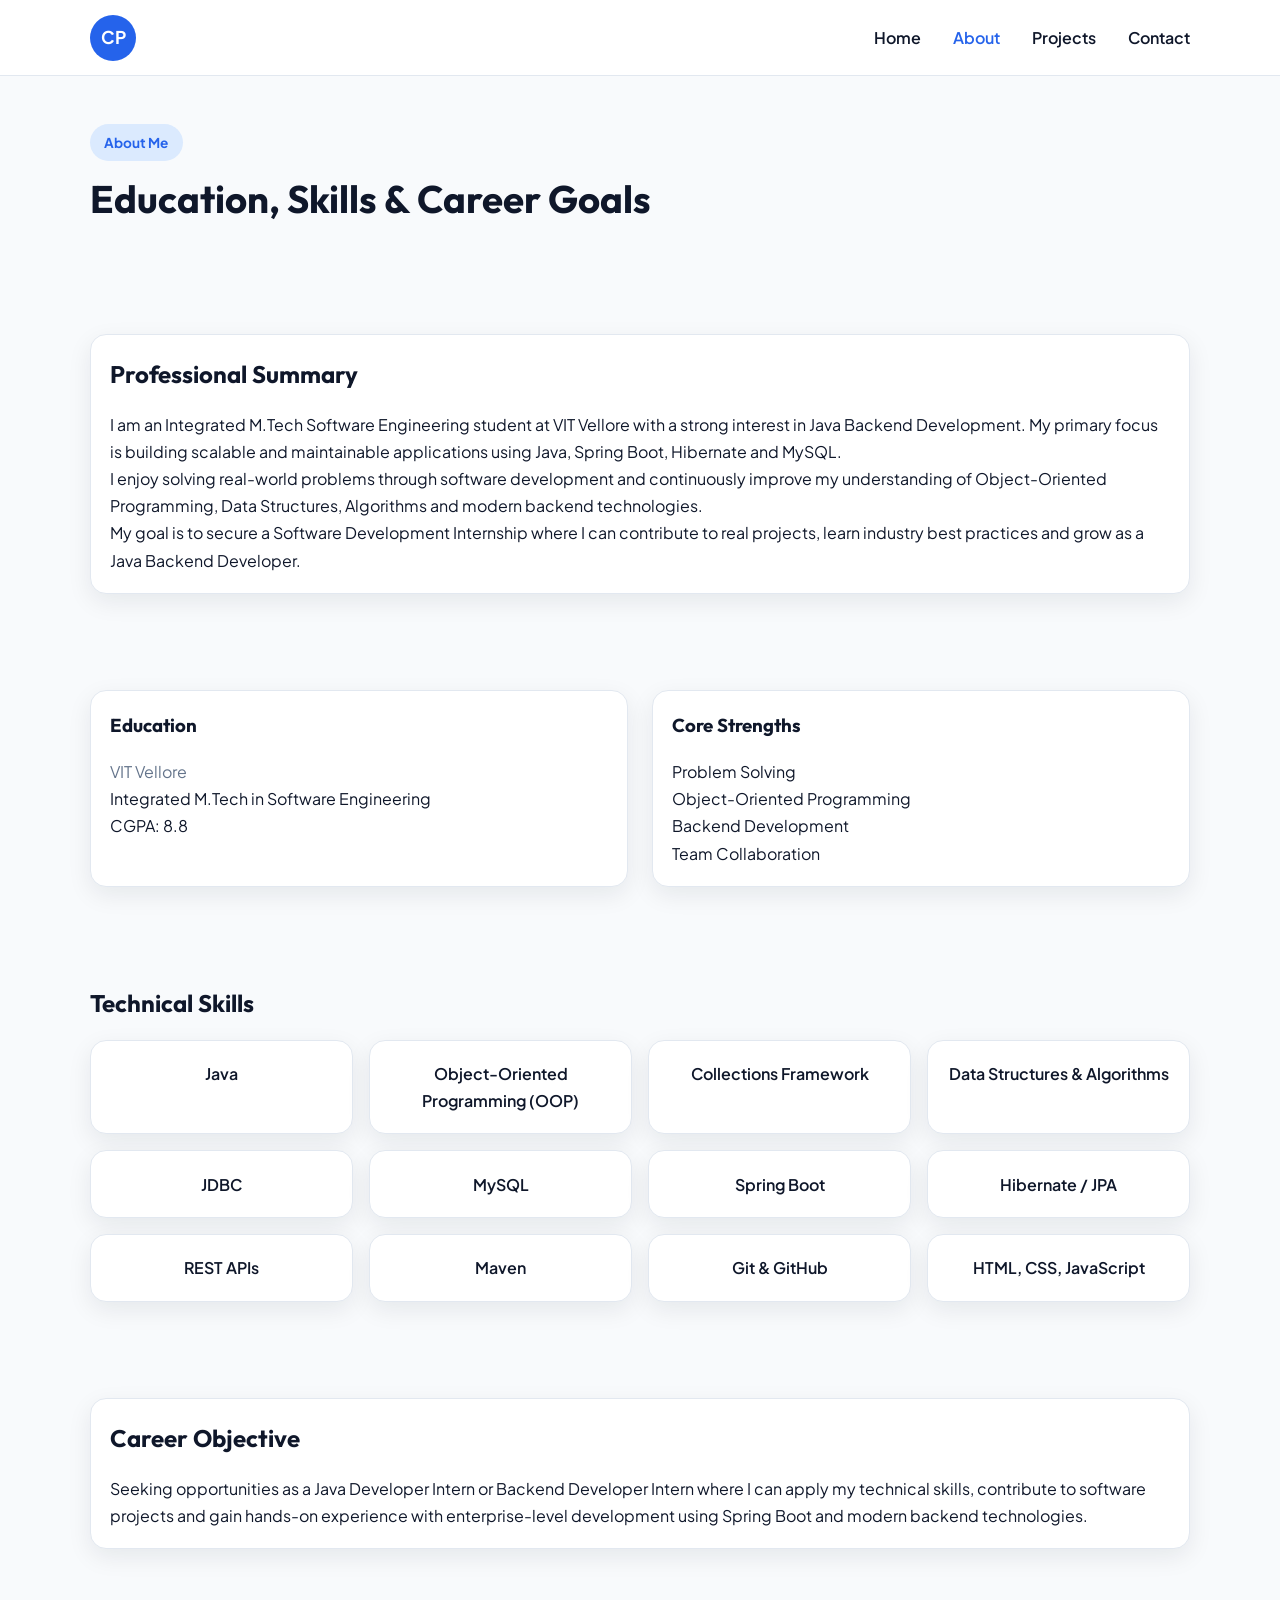
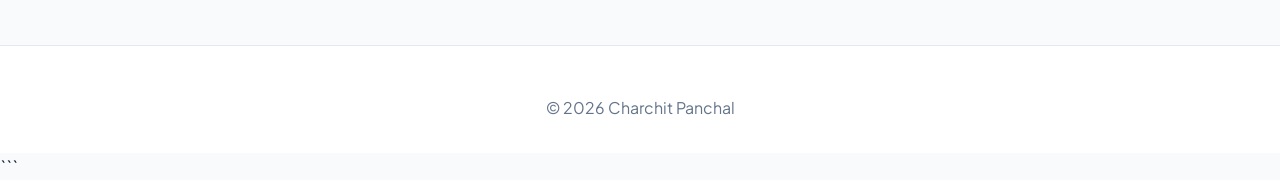
<file: about.html>
<!DOCTYPE html>
<html lang="en">
<head>
    <meta charset="UTF-8">
    <meta name="viewport" content="width=device-width, initial-scale=1.0">

    <title>About | Charchit Panchal</title>

    <meta name="description"
          content="Learn more about Charchit Panchal, a Java Developer and Integrated M.Tech Software Engineering student skilled in Java, Spring Boot, MySQL, Hibernate and Backend Development.">

    <link rel="preconnect" href="https://fonts.googleapis.com">
    <link rel="preconnect" href="https://fonts.gstatic.com" crossorigin>

    <link href="https://fonts.googleapis.com/css2?family=Outfit:wght@400;500;600;700;800&family=Plus+Jakarta+Sans:wght@400;500;600;700&display=swap"
          rel="stylesheet">

    <link rel="stylesheet" href="styles.css">
</head>

<body>

<header class="site-header">

    <div class="container nav-wrap">

        <a class="brand" href="index.html">CP</a>

        <nav class="nav-links" id="nav-links">
            <a class="page-link" href="index.html">Home</a>
            <a class="active page-link" href="about.html">About</a>
            <a class="page-link" href="projects.html">Projects</a>
            <a class="page-link" href="contact.html">Contact</a>
        </nav>

        <button class="menu-btn" id="menu-btn">Menu</button>

    </div>

</header>

<main>

    <section class="section page-hero">

        <div class="container">

            <p class="eyebrow">
                About Me
            </p>

            <h1 class="page-title">
                Education, Skills & Career Goals
            </h1>

        </div>

    </section>

    <section class="section">

        <div class="container">

            <article class="card">

                <h2>Professional Summary</h2>

                <p>
                    I am an Integrated M.Tech Software Engineering student at
                    VIT Vellore with a strong interest in Java Backend
                    Development. My primary focus is building scalable and
                    maintainable applications using Java, Spring Boot,
                    Hibernate and MySQL.
                </p>

                <p>
                    I enjoy solving real-world problems through software
                    development and continuously improve my understanding of
                    Object-Oriented Programming, Data Structures,
                    Algorithms and modern backend technologies.
                </p>

                <p>
                    My goal is to secure a Software Development Internship
                    where I can contribute to real projects, learn industry
                    best practices and grow as a Java Backend Developer.
                </p>

            </article>

        </div>

    </section>

    <section class="section">

        <div class="container cards-grid">

            <article class="card">

                <h3>Education</h3>

                <p class="meta">
                    VIT Vellore
                </p>

                <p>
                    Integrated M.Tech in Software Engineering
                </p>

                <p>
                    CGPA: 8.8
                </p>

            </article>

            <article class="card">

                <h3>Core Strengths</h3>

                <p>
                    Problem Solving
                </p>

                <p>
                    Object-Oriented Programming
                </p>

                <p>
                    Backend Development
                </p>

                <p>
                    Team Collaboration
                </p>

            </article>

        </div>

    </section>

    <section class="section">

        <div class="container">

            <h2>Technical Skills</h2>

            <div class="skills-grid">

                <div class="skill-group">
                    Java
                </div>

                <div class="skill-group">
                    Object-Oriented Programming (OOP)
                </div>

                <div class="skill-group">
                    Collections Framework
                </div>

                <div class="skill-group">
                    Data Structures & Algorithms
                </div>

                <div class="skill-group">
                    JDBC
                </div>

                <div class="skill-group">
                    MySQL
                </div>

                <div class="skill-group">
                    Spring Boot
                </div>

                <div class="skill-group">
                    Hibernate / JPA
                </div>

                <div class="skill-group">
                    REST APIs
                </div>

                <div class="skill-group">
                    Maven
                </div>

                <div class="skill-group">
                    Git & GitHub
                </div>

                <div class="skill-group">
                    HTML, CSS, JavaScript
                </div>

            </div>

        </div>

    </section>

    <section class="section">

        <div class="container">

            <article class="card">

                <h2>Career Objective</h2>

                <p>
                    Seeking opportunities as a Java Developer Intern or
                    Backend Developer Intern where I can apply my technical
                    skills, contribute to software projects and gain hands-on
                    experience with enterprise-level development using
                    Spring Boot and modern backend technologies.
                </p>

            </article>

        </div>

    </section>

</main>

<footer class="site-footer">

    <p class="copyright">
        © <span id="year"></span> Charchit Panchal
    </p>

</footer>

<script src="script.js"></script>

</body>
</html>
```
</file>
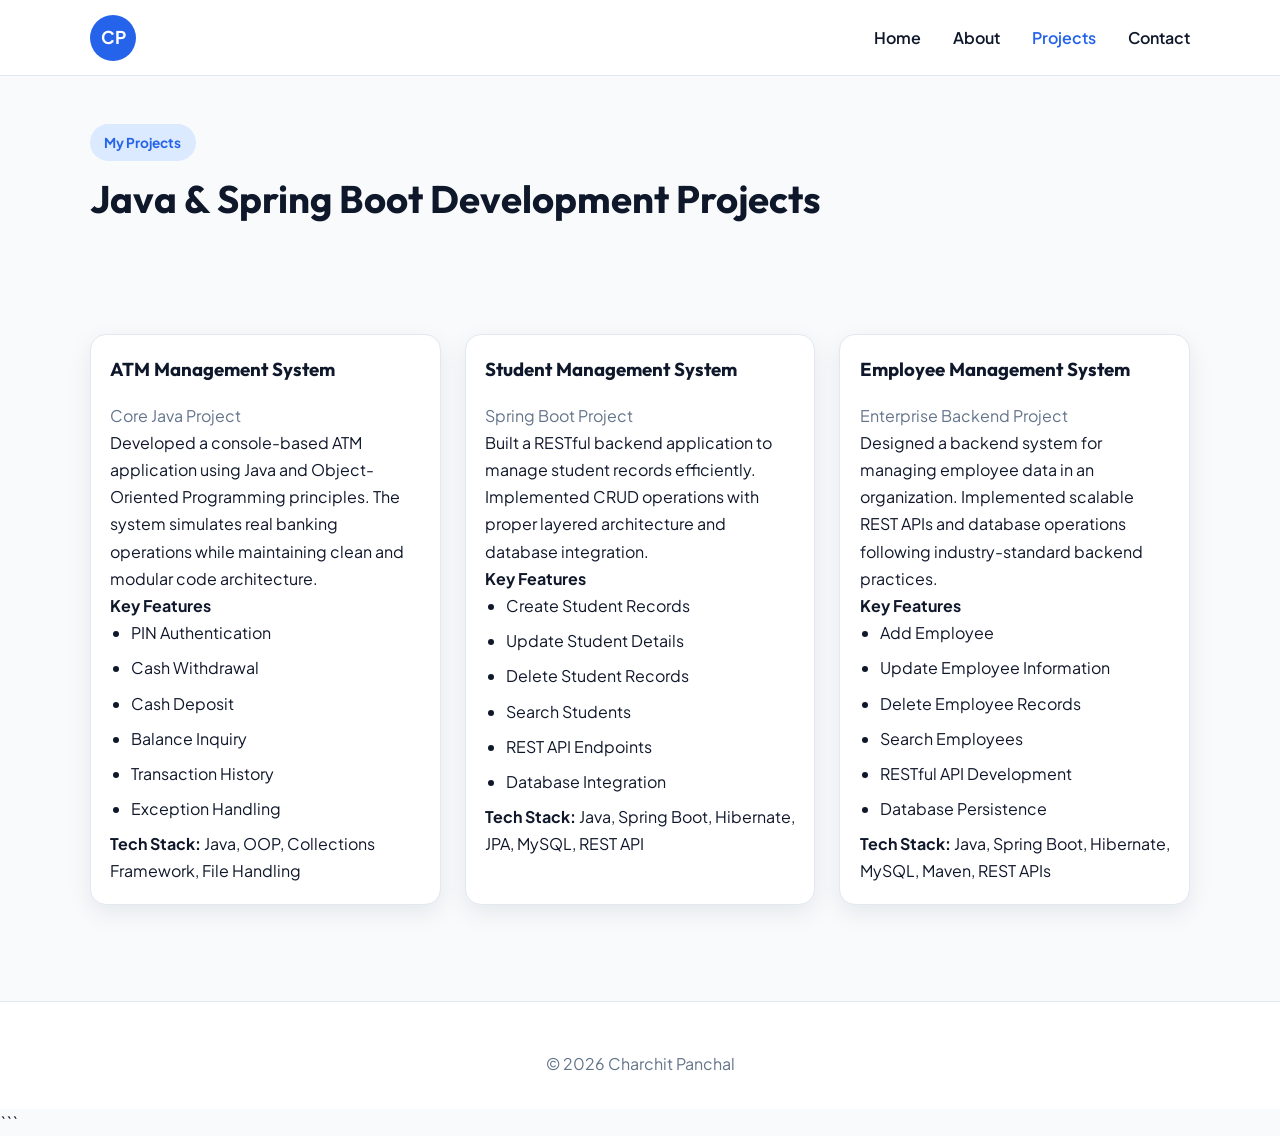
<file: projects.html>
<!DOCTYPE html>
<html lang="en">
<head>
    <meta charset="UTF-8">
    <meta name="viewport" content="width=device-width, initial-scale=1.0">

    <title>Projects | Charchit Panchal</title>

    <meta name="description"
          content="Java and Spring Boot projects developed by Charchit Panchal including ATM Management System, Student Management System and Employee Management System.">

    <link rel="preconnect" href="https://fonts.googleapis.com">
    <link rel="preconnect" href="https://fonts.gstatic.com" crossorigin>

    <link href="https://fonts.googleapis.com/css2?family=Outfit:wght@400;500;600;700;800&family=Plus+Jakarta+Sans:wght@400;500;600;700&display=swap"
          rel="stylesheet">

    <link rel="stylesheet" href="styles.css">
</head>

<body>

<header class="site-header">

    <div class="container nav-wrap">

        <a class="brand" href="index.html">CP</a>

        <nav class="nav-links" id="nav-links">
            <a class="page-link" href="index.html">Home</a>
            <a class="page-link" href="about.html">About</a>
            <a class="active page-link" href="projects.html">Projects</a>
            <a class="page-link" href="contact.html">Contact</a>
        </nav>

        <button class="menu-btn" id="menu-btn">Menu</button>

    </div>

</header>

<main>

    <section class="section page-hero">

        <div class="container">

            <p class="eyebrow">
                My Projects
            </p>

            <h1 class="page-title">
                Java & Spring Boot Development Projects
            </h1>

        </div>

    </section>

    <section class="section">

        <div class="container cards-grid">

            <!-- Project 1 -->

            <article class="card">

                <h3>ATM Management System</h3>

                <p class="meta">
                    Core Java Project
                </p>

                <p>
                    Developed a console-based ATM application using Java and
                    Object-Oriented Programming principles. The system
                    simulates real banking operations while maintaining clean
                    and modular code architecture.
                </p>

                <h4>Key Features</h4>

                <ul>
                    <li>PIN Authentication</li>
                    <li>Cash Withdrawal</li>
                    <li>Cash Deposit</li>
                    <li>Balance Inquiry</li>
                    <li>Transaction History</li>
                    <li>Exception Handling</li>
                </ul>

                <p>
                    <strong>Tech Stack:</strong>
                    Java, OOP, Collections Framework, File Handling
                </p>

            </article>

            <!-- Project 2 -->

            <article class="card">

                <h3>Student Management System</h3>

                <p class="meta">
                    Spring Boot Project
                </p>

                <p>
                    Built a RESTful backend application to manage student
                    records efficiently. Implemented CRUD operations with
                    proper layered architecture and database integration.
                </p>

                <h4>Key Features</h4>

                <ul>
                    <li>Create Student Records</li>
                    <li>Update Student Details</li>
                    <li>Delete Student Records</li>
                    <li>Search Students</li>
                    <li>REST API Endpoints</li>
                    <li>Database Integration</li>
                </ul>

                <p>
                    <strong>Tech Stack:</strong>
                    Java, Spring Boot, Hibernate, JPA, MySQL, REST API
                </p>

            </article>

            <!-- Project 3 -->

            <article class="card">

                <h3>Employee Management System</h3>

                <p class="meta">
                    Enterprise Backend Project
                </p>

                <p>
                    Designed a backend system for managing employee data in an
                    organization. Implemented scalable REST APIs and database
                    operations following industry-standard backend practices.
                </p>

                <h4>Key Features</h4>

                <ul>
                    <li>Add Employee</li>
                    <li>Update Employee Information</li>
                    <li>Delete Employee Records</li>
                    <li>Search Employees</li>
                    <li>RESTful API Development</li>
                    <li>Database Persistence</li>
                </ul>

                <p>
                    <strong>Tech Stack:</strong>
                    Java, Spring Boot, Hibernate, MySQL, Maven, REST APIs
                </p>

            </article>

        </div>

    </section>

</main>

<footer class="site-footer">

    <p class="copyright">
        © <span id="year"></span> Charchit Panchal
    </p>

</footer>

<script src="script.js"></script>

</body>
</html>
```
</file>
<file: styles.css>
:root{
    --primary:#2563eb;
    --primary-dark:#1d4ed8;
    --background:#f8fafc;
    --surface:#ffffff;
    --text:#0f172a;
    --muted:#64748b;
    --border:#e2e8f0;
    --shadow:0 8px 24px rgba(15,23,42,0.08);
}

*{
    margin:0;
    padding:0;
    box-sizing:border-box;
}

html{
    scroll-behavior:smooth;
}

body{
    font-family:"Plus Jakarta Sans",sans-serif;
    background:var(--background);
    color:var(--text);
    line-height:1.7;
}

a{
    text-decoration:none;
}

.container{
    width:min(1100px,92%);
    margin:auto;
}

.section{
    padding:3rem 0;
}

/* Header */

.site-header{
    position:sticky;
    top:0;
    z-index:100;
    background:white;
    border-bottom:1px solid var(--border);
}

.nav-wrap{
    min-height:75px;
    display:flex;
    align-items:center;
    justify-content:space-between;
}

.brand{
    width:46px;
    height:46px;
    border-radius:50%;
    display:grid;
    place-items:center;
    background:var(--primary);
    color:white;
    font-weight:700;
    font-size:1.1rem;
}

.nav-links{
    display:flex;
    gap:2rem;
}

.nav-links a{
    color:var(--text);
    font-weight:600;
}

.nav-links a.active,
.nav-links a:hover{
    color:var(--primary);
}

.menu-btn{
    display:none;
    border:none;
    background:var(--primary);
    color:white;
    padding:.7rem 1rem;
    border-radius:8px;
    cursor:pointer;
}

/* Hero */

.hero{
    min-height:70vh;
    display:flex;
    align-items:center;
}

.hero-grid{
    display:grid;
    grid-template-columns:1.4fr 0.9fr;
    gap:2rem;
    align-items:center;
}

.hero-content{
    max-width:650px;
}

.eyebrow{
    display:inline-block;
    background:#dbeafe;
    color:var(--primary);
    padding:.45rem .9rem;
    border-radius:999px;
    font-size:.85rem;
    font-weight:700;
    margin-bottom:1rem;
}

h1{
    font-family:"Outfit",sans-serif;
    font-size:clamp(2rem,3vw,3.2rem);
    line-height:1.15;
    margin-bottom:1rem;
}

h2,
h3{
    font-family:"Outfit",sans-serif;
    margin-bottom:1rem;
}

.hero-text{
    color:var(--muted);
    font-size:1rem;
}

.hero-actions{
    margin-top:1.5rem;
    display:flex;
    flex-wrap:wrap;
    gap:1rem;
}

.btn{
    padding:.9rem 1.2rem;
    border-radius:10px;
    font-weight:600;
    transition:.2s;
}

.btn-primary{
    background:var(--primary);
    color:white;
}

.btn-primary:hover{
    background:var(--primary-dark);
}

.btn-secondary{
    border:1px solid var(--primary);
    color:var(--primary);
}

/* Cards */

.hero-card,
.card,
.skill-group{
    background:white;
    border:1px solid var(--border);
    border-radius:16px;
    padding:1.2rem;
    box-shadow:var(--shadow);
}

.profile-card{
    text-align:center;
}

.profile-photo{
    width:140px;
    height:140px;
    border-radius:50%;
    object-fit:cover;
    margin-bottom:1rem;
}

.profile-card ul{
    text-align:left;
    padding-left:1.2rem;
}

.cards-grid{
    display:grid;
    grid-template-columns:repeat(auto-fit,minmax(280px,1fr));
    gap:1.5rem;
}

.skills-grid{
    display:grid;
    grid-template-columns:repeat(auto-fit,minmax(220px,1fr));
    gap:1rem;
}

.skill-group{
    text-align:center;
    font-weight:600;
}

.meta{
    color:var(--muted);
}

/* Projects */

.project-thumb{
    display:none;
}

ul{
    padding-left:1.3rem;
}

li{
    margin-bottom:.5rem;
}

/* Contact */

.contact-form{
    display:grid;
    gap:1rem;
    margin-top:1rem;
}

.form-row{
    display:grid;
    gap:.5rem;
}

.form-row label{
    font-weight:600;
}

.form-row input,
.form-row textarea{
    width:100%;
    border:1px solid var(--border);
    border-radius:10px;
    padding:.9rem;
    font-family:inherit;
}

.form-row input:focus,
.form-row textarea:focus{
    outline:none;
    border-color:var(--primary);
}

.form-status{
    color:var(--primary);
}

/* Footer */

.site-footer{
    background:white;
    border-top:1px solid var(--border);
    margin-top:3rem;
    padding:2rem 0;
}

.footer-grid{
    display:grid;
    grid-template-columns:1fr 1fr;
    gap:2rem;
}

.copyright{
    text-align:center;
    margin-top:1rem;
    color:var(--muted);
}

/* Remove old animations */

.preloader,
.bg-orb,
.floating{
    display:none !important;
}

.reveal{
    opacity:1 !important;
    transform:none !important;
}

/* Responsive */

@media(max-width:900px){

    .hero-grid{
        grid-template-columns:1fr;
        text-align:center;
    }

    .hero-content{
        max-width:100%;
    }

    .hero-actions{
        justify-content:center;
    }

    .profile-card{
        max-width:400px;
        margin:auto;
    }

    .footer-grid{
        grid-template-columns:1fr;
    }
}

@media(max-width:700px){

    .menu-btn{
        display:block;
    }

    .nav-links{
        display:none;
        flex-direction:column;
        position:absolute;
        right:20px;
        top:75px;
        width:220px;
        background:white;
        padding:1rem;
        border-radius:12px;
        border:1px solid var(--border);
        box-shadow:var(--shadow);
    }

    .nav-links.open{
        display:flex;
    }

    h1{
        font-size:2rem;
    }
}
</file>
